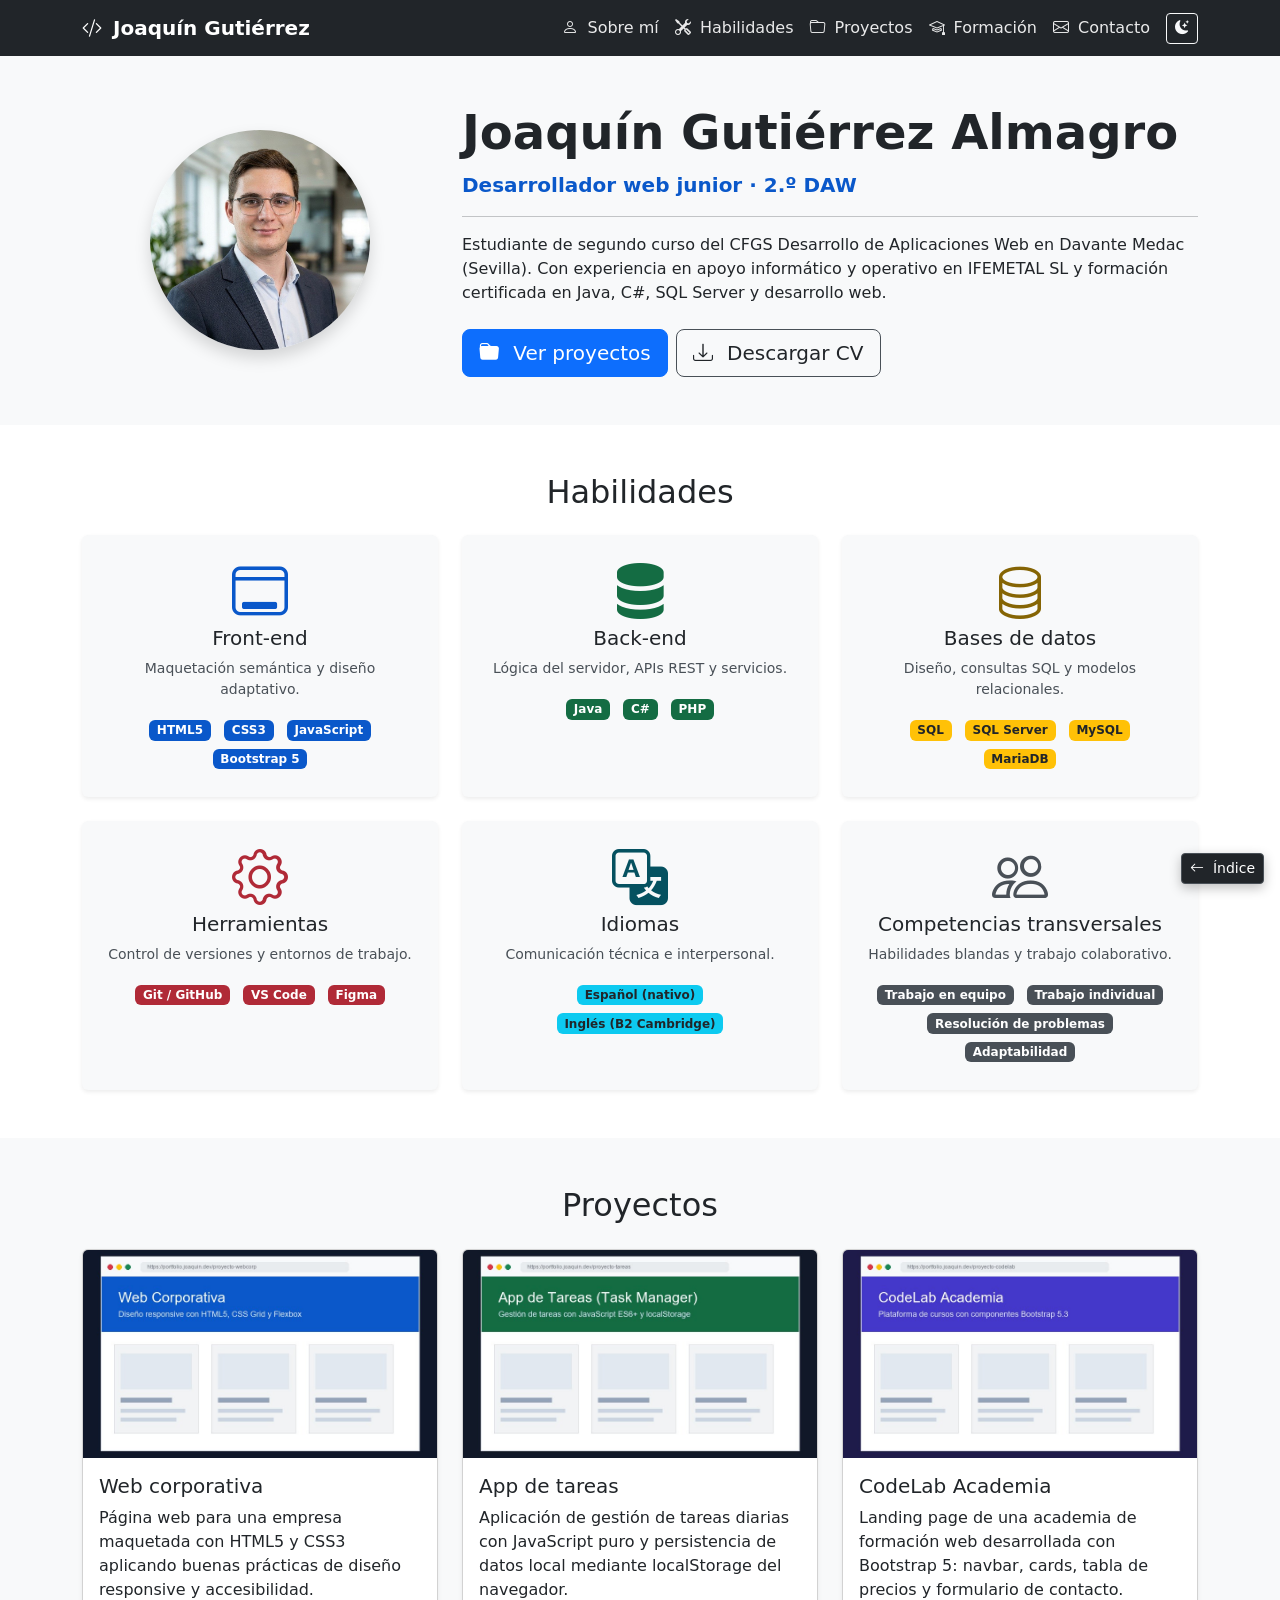
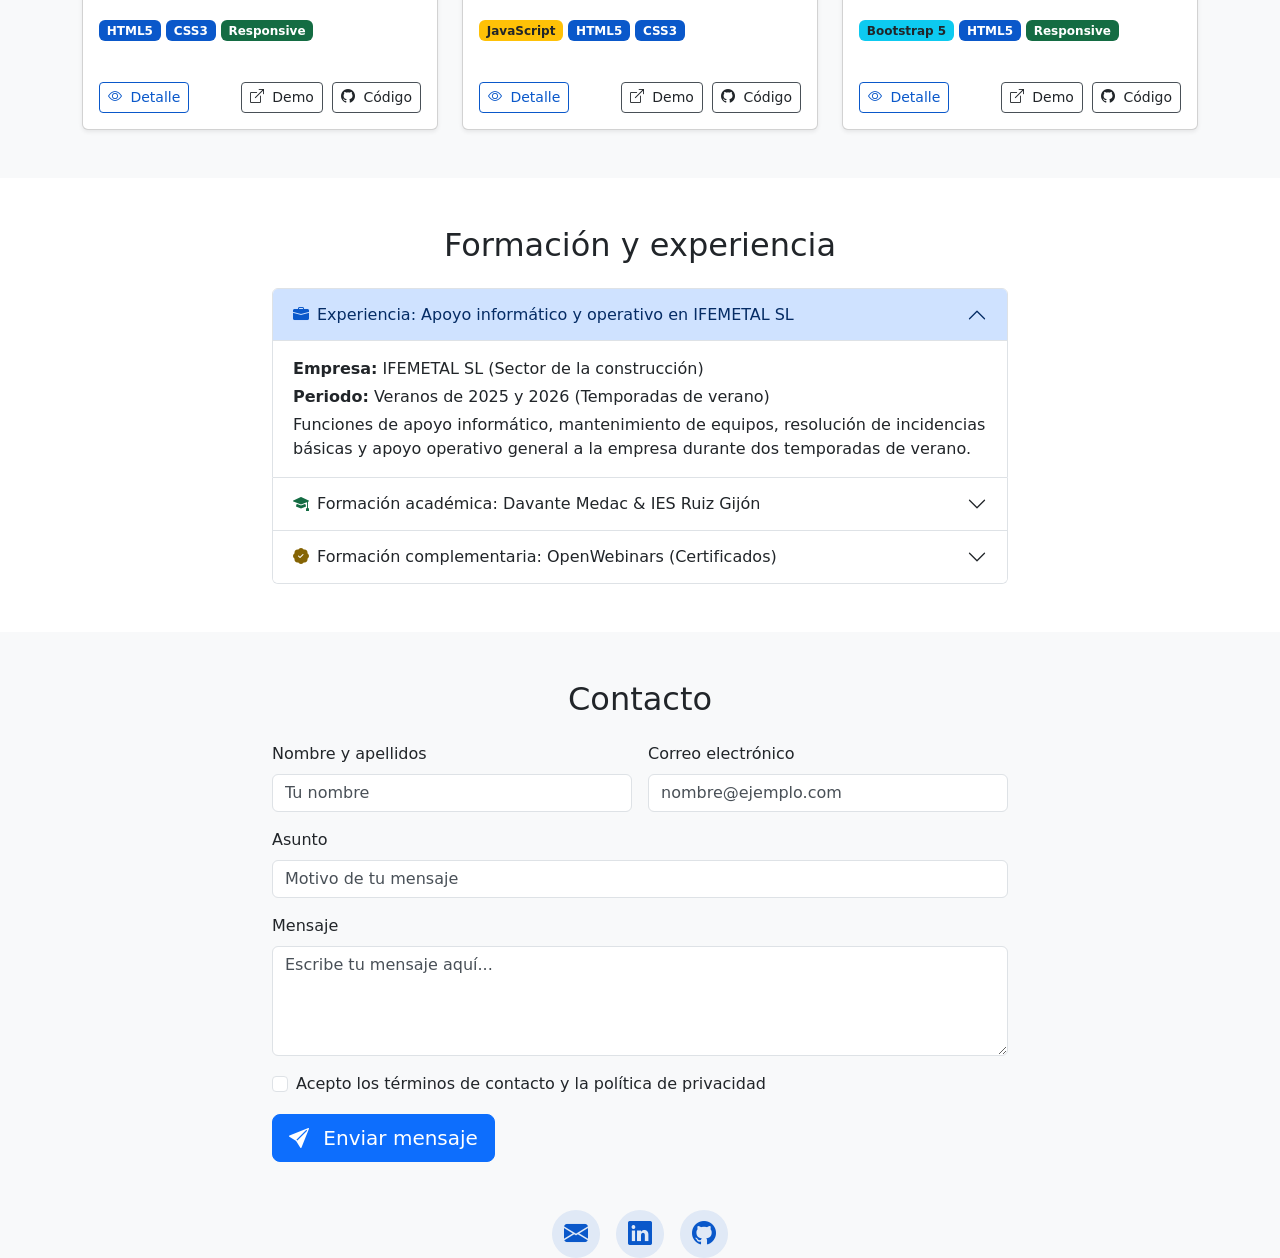
<file: index.html>
<!doctype html>
<html lang="es">
<head>
  <meta charset="utf-8">
  <meta http-equiv="refresh" content="0; url=bootstrap-intro/ej09-portfolio/index.html">
  <title>Portfolio · Joaquín Gutiérrez</title>
</head>
<body>
  <p>Redirigiendo al <a href="bootstrap-intro/ej09-portfolio/index.html">Portfolio de Joaquín Gutiérrez</a>...</p>
</body>
</html>
</file>
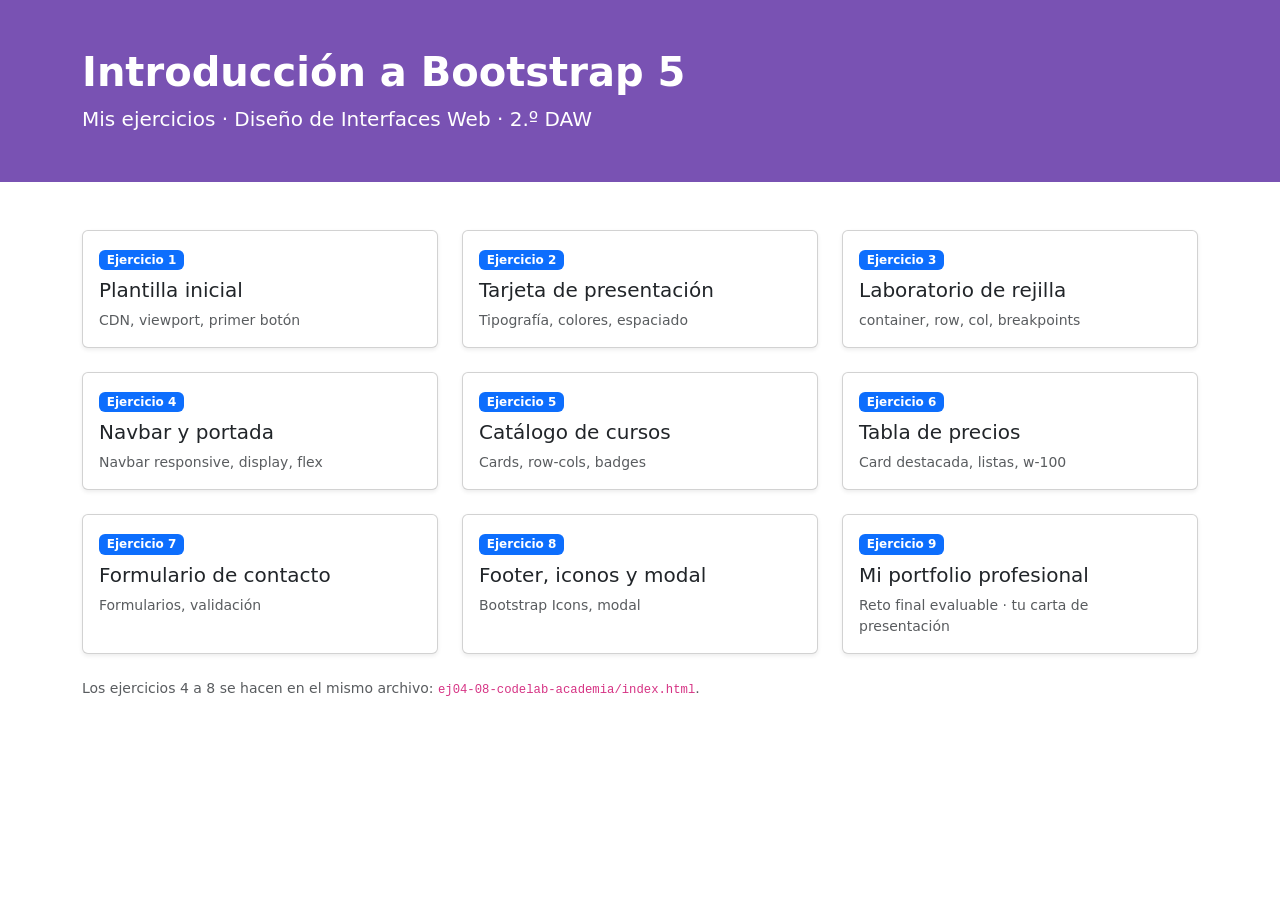
<file: bootstrap-intro/index.html>
<!doctype html>
<html lang="es">
<head>
  <meta charset="utf-8">
  <meta name="viewport" content="width=device-width, initial-scale=1">
  <title>Introducción a Bootstrap 5 · Mis ejercicios</title>
  <!-- CSS de Bootstrap 5.3.8 (CDN) -->
  <link rel="stylesheet"
        href="https://cdn.jsdelivr.net/npm/bootstrap@5.3.8/dist/css/bootstrap.min.css">
</head>
<body>
  <header class="py-5 text-white" style="background:#7952b3">
    <div class="container">
      <h1 class="display-6 fw-bold">Introducción a Bootstrap 5</h1>
      <p class="lead mb-0">Mis ejercicios · Diseño de Interfaces Web · 2.º DAW</p>
    </div>
  </header>
  <main class="container py-5">
    <div class="row row-cols-1 row-cols-sm-2 row-cols-lg-3 g-4">
      <div class="col">
        <a href="ej01-plantilla/index.html" class="card h-100 text-decoration-none shadow-sm">
          <div class="card-body">
            <span class="badge text-bg-primary mb-2">Ejercicio 1</span>
            <h2 class="h5 card-title">Plantilla inicial</h2>
            <p class="card-text text-body-secondary small mb-0">CDN, viewport, primer botón</p>
          </div>
        </a>
      </div>
      <div class="col">
        <a href="ej02-presentacion/index.html" class="card h-100 text-decoration-none shadow-sm">
          <div class="card-body">
            <span class="badge text-bg-primary mb-2">Ejercicio 2</span>
            <h2 class="h5 card-title">Tarjeta de presentación</h2>
            <p class="card-text text-body-secondary small mb-0">Tipografía, colores, espaciado</p>
          </div>
        </a>
      </div>
      <div class="col">
        <a href="ej03-grid/index.html" class="card h-100 text-decoration-none shadow-sm">
          <div class="card-body">
            <span class="badge text-bg-primary mb-2">Ejercicio 3</span>
            <h2 class="h5 card-title">Laboratorio de rejilla</h2>
            <p class="card-text text-body-secondary small mb-0">container, row, col, breakpoints</p>
          </div>
        </a>
      </div>
      <div class="col">
        <a href="ej04-08-codelab-academia/index.html" class="card h-100 text-decoration-none shadow-sm">
          <div class="card-body">
            <span class="badge text-bg-primary mb-2">Ejercicio 4</span>
            <h2 class="h5 card-title">Navbar y portada</h2>
            <p class="card-text text-body-secondary small mb-0">Navbar responsive, display, flex</p>
          </div>
        </a>
      </div>
      <div class="col">
        <a href="ej04-08-codelab-academia/index.html" class="card h-100 text-decoration-none shadow-sm">
          <div class="card-body">
            <span class="badge text-bg-primary mb-2">Ejercicio 5</span>
            <h2 class="h5 card-title">Catálogo de cursos</h2>
            <p class="card-text text-body-secondary small mb-0">Cards, row-cols, badges</p>
          </div>
        </a>
      </div>
      <div class="col">
        <a href="ej04-08-codelab-academia/index.html" class="card h-100 text-decoration-none shadow-sm">
          <div class="card-body">
            <span class="badge text-bg-primary mb-2">Ejercicio 6</span>
            <h2 class="h5 card-title">Tabla de precios</h2>
            <p class="card-text text-body-secondary small mb-0">Card destacada, listas, w-100</p>
          </div>
        </a>
      </div>
      <div class="col">
        <a href="ej04-08-codelab-academia/index.html" class="card h-100 text-decoration-none shadow-sm">
          <div class="card-body">
            <span class="badge text-bg-primary mb-2">Ejercicio 7</span>
            <h2 class="h5 card-title">Formulario de contacto</h2>
            <p class="card-text text-body-secondary small mb-0">Formularios, validación</p>
          </div>
        </a>
      </div>
      <div class="col">
        <a href="ej04-08-codelab-academia/index.html" class="card h-100 text-decoration-none shadow-sm">
          <div class="card-body">
            <span class="badge text-bg-primary mb-2">Ejercicio 8</span>
            <h2 class="h5 card-title">Footer, iconos y modal</h2>
            <p class="card-text text-body-secondary small mb-0">Bootstrap Icons, modal</p>
          </div>
        </a>
      </div>
      <div class="col">
        <a href="ej09-portfolio/index.html" class="card h-100 text-decoration-none shadow-sm">
          <div class="card-body">
            <span class="badge text-bg-primary mb-2">Ejercicio 9</span>
            <h2 class="h5 card-title">Mi portfolio profesional</h2>
            <p class="card-text text-body-secondary small mb-0">Reto final evaluable · tu carta de presentación</p>
          </div>
        </a>
      </div>
    </div>
    <p class="mt-4 text-body-secondary small">Los ejercicios 4 a 8 se hacen en el mismo archivo:
      <code>ej04-08-codelab-academia/index.html</code>.</p>
  </main>
</body>
</html>
</file>
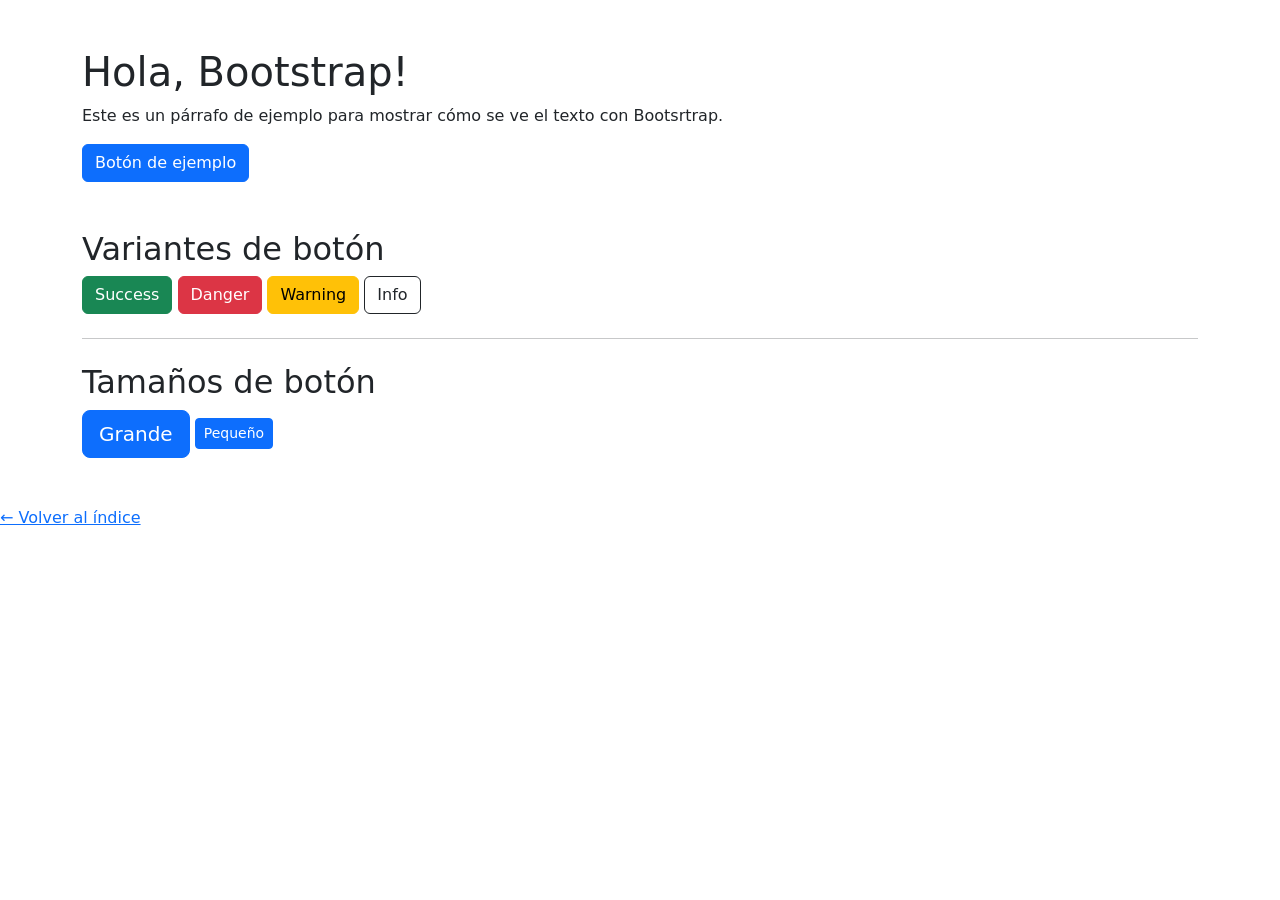
<file: bootstrap-intro/ej01-plantilla/index.html>
<!doctype html>
<html lang="es">
<head>
  <meta charset="utf-8">
  <title>Ejercicio 1 · Plantilla Bootstrap</title>

  <!-- ============================================================
       EJERCICIO 1 · Plantilla inicial
       ============================================================
       PASO 2a: añade aquí la etiqueta <meta name="viewport" ...>
       PASO 2b: añade aquí el <link> al CSS de Bootstrap (CDN)
  -->
<meta name="viewport" content="width=devide-width", initial-scale="1">

<link href="https://cdn.jsdelivr.net/npm/bootstrap@5.3.8/dist/css/bootstrap.min.css" rel="stylesheet" integrity="sha384-sRIl4kxILFvY47J16cr9ZwB07vP4J8+LH7qKQnuqkuIAvNWLzeN8tE5YBujZqJLB" crossorigin="anonymous">
</head>
<body>

  <!-- PASO 2c: escribe aquí un contenedor con un título, un párrafo y un botón -->
<div class="container mt-5">
  <h1> Hola, Bootstrap! </h1>
  <p> Este es un párrafo de ejemplo para mostrar cómo se ve el texto con Bootsrtrap. </p>
  <button type="button" class="btn btn-primary"> Botón de ejemplo </button>
</div>

  <!-- PASO 2d: añade aquí el <script> del JS de Bootstrap (bundle) -->

<script src="https://cdn.jsdelivr.net/npm/bootstrap@5.3.8/dist/js/bootstrap.min.js" integrity="sha384-G/EV+4j2dNv+tEPo3++6LCgdCROaejBqfUeNjuKAiuXbjrxilcCdDz6ZAVfHWe1Y" crossorigin="anonymous"></script>


  <!-- PASO 4: comenta el <link> del CSS (Ctrl + /), guarda y observa qué cambia -->
  
  <!-- PASO 5: DevTools (F12) → Network → recarga y busca los archivos de Bootstrap -->

  <!-- PASO 6: Variantes y tamaños de botón -->

  <div class="container py-5">
    <h2> Variantes de botón </h2>
    <button type="button" class="btn btn-success"> Success </button>
    <button type="button" class="btn btn-danger"> Danger </button>   
    <button type="button" class="btn btn-warning"> Warning </button>  
    <button type="button" class="btn btn-outline-dark"> Info </button>    
    <hr class="my-4">
    <h2> Tamaños de botón </h2>
    <button class="btn btn-primary btn-lg"> Grande </button>
    <button class="btn btn-primary btn-sm"> Pequeño </button>

    
  </div>
   
  <p><a href="../index.html">← Volver al índice</a></p>

<script src="https://cdn.jsdelivr.net/npm/@popperjs/core@2.11.8/dist/umd/popper.min.js" integrity="sha384-I7E8VVD/ismYTF4hNIPjVp/Zjvgyol6VFvRkX/vR+Vc4jQkC+hVqc2pM8ODewa9r" crossorigin="anonymous"></script>

</body>
</html>
</file>
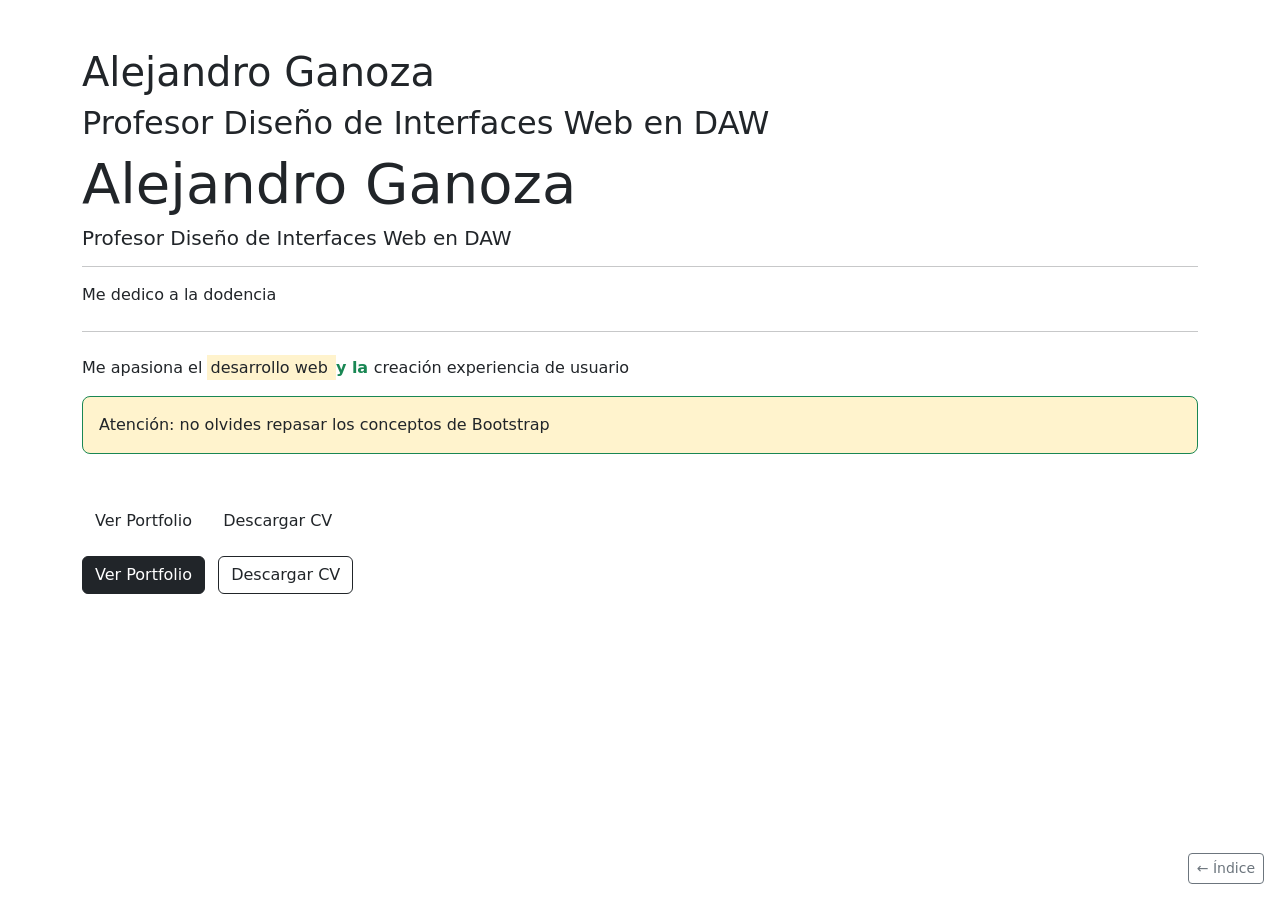
<file: bootstrap-intro/ej02-presentacion/index.html>
<!doctype html>
<html lang="es">
<head>
  <meta charset="utf-8">
  <meta name="viewport" content="width=device-width, initial-scale=1">
  <title>Ejercicio 2 · Tarjeta de presentación</title>

  <!-- CSS de Bootstrap 5.3.8 (CDN) -->
  <link rel="stylesheet"
        href="https://cdn.jsdelivr.net/npm/bootstrap@5.3.8/dist/css/bootstrap.min.css">
</head>
<body>

  <!-- ============================================================
       EJERCICIO 2 · Tarjeta de presentación
       Objetivo: dar estilo SOLO con clases de utilidad (sin CSS propio)
       ============================================================ -->

  <!-- PASO 1: contenedor con relleno vertical (py-5), título grande (display-4)
               y subtítulo destacado (lead) -->

  <div class="container py-5">
   <!-- Titulo grande -->
    <h1> Alejandro Ganoza </h1>
    <h2> Profesor Diseño de Interfaces Web en DAW </h2>
    <h1 class="display-4"> Alejandro Ganoza </h1>
    <h2 class="lead"> Profesor Diseño de Interfaces Web en DAW </h2>


  <!-- PASO 2: separador <hr> y un párrafo con palabras resaltadas -->

  <hr>
  <p> Me dedico a la <span> dodencia </span> </p>
  <hr class="my-4">
  <p> Me apasiona el <mark> desarrollo web </mark> <span class="text-success fw-semibold"> y la </span> creación experiencia de usuario </p>

  <!-- PASO 3: caja de aviso con fondo suave, borde y esquinas redondeadas -->

  <div class="mb-5 p-3 bg-warning-subtle border border-success rounded-3"> Atención: no olvides repasar los conceptos de Bootstrap </div>

  <!-- PASO 4: dos botones separados con margen a la derecha (me-2) -->

  <a href="#" class="btn"> Ver Portfolio </a>
  <a href="#" class="btn"> Descargar CV </a>
  <p> </p>
  <a href="#" class="btn btn-dark me-2"> Ver Portfolio </a>
  <a href="#" class="btn btn-outline-dark"> Descargar CV </a>


  <!-- RETO: añade data-bs-theme="dark" a la etiqueta <html> -->

  <!-- Botón para volver al índice del proyecto (puedes dejarlo) -->
  <a href="../index.html" class="btn btn-sm btn-outline-secondary position-fixed bottom-0 end-0 m-3 z-3">← Índice</a>

  <!-- JS de Bootstrap (incluye Popper). Siempre al final del body -->
  <script src="https://cdn.jsdelivr.net/npm/bootstrap@5.3.8/dist/js/bootstrap.bundle.min.js"></script>
  </div>
</body>
</html>
</file>
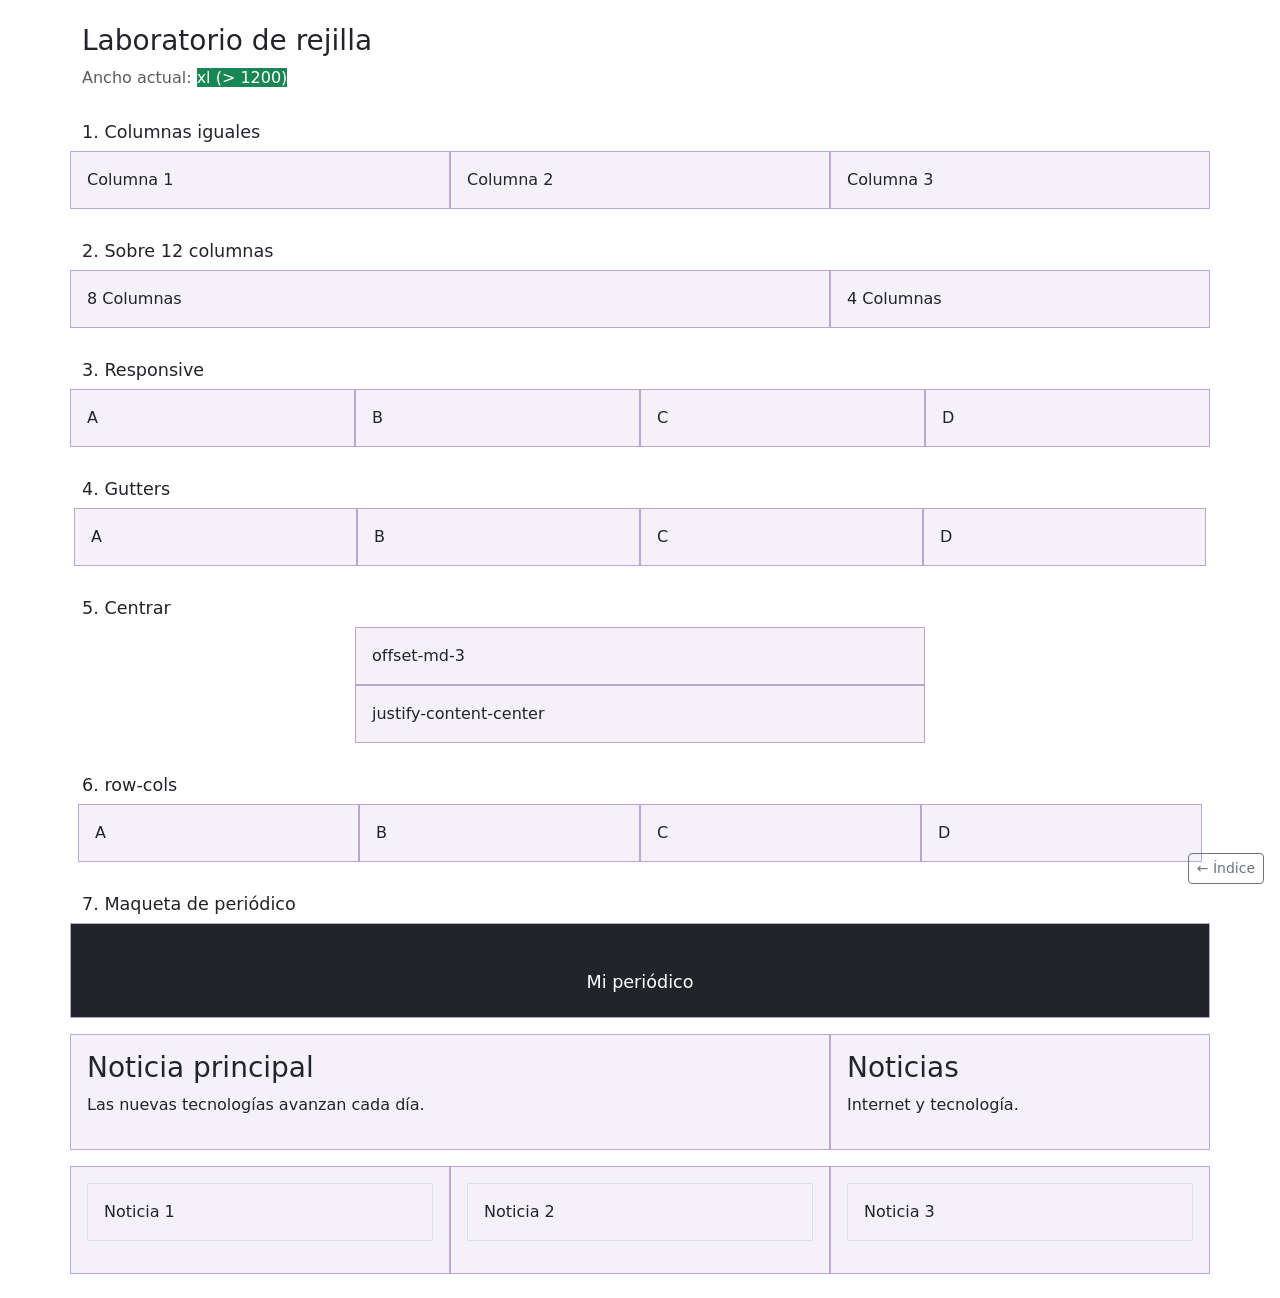
<file: bootstrap-intro/ej03-grid/index.html>
<!doctype html>
<html lang="es">
<head>
  <meta charset="utf-8">
  <meta name="viewport" content="width=device-width, initial-scale=1">
  <title>Ejercicio 3 · Laboratorio de rejilla</title>

  <!-- CSS de Bootstrap 5.3.8 (CDN) -->
  <link rel="stylesheet"
        href="https://cdn.jsdelivr.net/npm/bootstrap@5.3.8/dist/css/bootstrap.min.css">

  <!-- Estilo SOLO para ver las columnas en este ejercicio (ya está hecho) -->
  <style>
    .demo .row > [class*="col"] { padding: 1rem; border: 1px solid #b9a6d9; background: #f4f1f9; }
    .demo h2 { margin-top: 2rem; font-size: 1.1rem; }
  </style>
</head>
<body>

  <!-- ============================================================
       EJERCICIO 3 · Laboratorio de rejilla (Grid)
       Usa el modo responsive de las DevTools (Ctrl + Shift + M)
       ============================================================ -->

  <div class="container demo py-4">
    <h1 class="h3">Laboratorio de rejilla</h1>
    <p class="text-body-secondary"> Ancho actual: 
      <span class="text-bg-danger d-inline d-sm-none"> &lt; 576px </span> 
      <span class="text-bg-warning d-none d-sm-inline d-md-none"> sm (576 ≤ 768) </span> 
      <span class="text-bg-info d-none d-md-inline d-lg-none"> md (768 ≤ 992) </span> 
      <span class="text-bg-primary d-none d-lg-inline d-xl-none"> lg (992 ≤ 1200) </span> 
      <span class="text-bg-success d-none d-xl-inline d-xxl-none"> xl (> 1200) </span>
      <span class="text-bg-secondary d-none d-xxl-inline"> xxl (> 1400) </span>

    </p>

    <!-- PASO 1: tres columnas iguales (col) -->
    <h2>1. Columnas iguales</h2>
    <div class="row">
      <div class="col"> Columna 1 </div>
      <div class="col"> Columna 2 </div>
      <div class="col"> Columna 3 </div>
    </div>

    <!-- PASO 2: contenido principal 8 + lateral 4 -->
    <h2>2. Sobre 12 columnas</h2>
    <div class="row">
      <div class="col-8"> 8 Columnas </div>
      <div class="col-4"> 4 Columnas </div>
    </div>

    <!-- PASO 3: 4 cajas → 1 por fila en móvil, 2 en tablet (md), 4 en escritorio (lg) -->
    <h2>3. Responsive</h2>
    <div class="row">
      <div class="col-12 col-md-6 col-lg-3"> A </div>
      <div class="col-12 col-md-6 col-lg-3"> B </div>
      <div class="col-12 col-md-6 col-lg-3"> C </div>
      <div class="col-12 col-md-6 col-lg-3"> D </div>
    </div>

    <!-- PASO 4: separación entre columnas con g-3 -->
    <h2>4. Gutters</h2>
    <div class="row g-3">
      <div class="col-12 col-md-6 col-lg-3"> A </div>
      <div class="col-12 col-md-6 col-lg-3"> B </div>
      <div class="col-12 col-md-6 col-lg-3"> C </div>
      <div class="col-12 col-md-6 col-lg-3"> D </div>
    </div>

    <!-- PASO 5: una columna centrada de dos formas: offset-md-3 y justify-content-center -->
    <h2>5. Centrar</h2>
    <div class="row">
      <div class="col-md-6 offset-md-3"> offset-md-3 </div>
    </div>
    
    <div class="row justify-content-around">
      <div class="col-md-6"> justify-content-center </div>
    </div>

    <!-- PASO 6: row-cols-2 row-cols-md-4 -->
    <h2>6. row-cols</h2>
    <div class="row row-cols-2 row-cols-md-4 g-2">
      <div class="col"> A </div>
      <div class="col"> B </div>
      <div class="col"> C </div>
      <div class="col"> D </div>
    </div>

    <!-- RETO: maqueta de periódico (cabecera 12 · artículo 8 + lateral 4 · 3 noticias) -->
     <h2>7. Maqueta de periódico</h2>

    <!-- Cabecera -->
    <div class="row">
      <div class="col-12 text-center bg-dark text-white p-3">
        <h2>Mi periódico</h2>
      </div>
    </div>

    <!-- Artículo y lateral -->
    <div class="row mt-3">
      <div class="col-8">
        <h3>Noticia principal</h3>
        <p>Las nuevas tecnologías avanzan cada día.</p>
      </div>

      <div class="col-4">
        <h3>Noticias</h3>
        <p>Internet y tecnología.</p>
      </div>
    </div>

    <!-- Tres noticias -->
    <div class="row mt-3">
      <div class="col-4">
        <p class="border p-3">Noticia 1</p>
      </div>

      <div class="col-4">
        <p class="border p-3">Noticia 2</p>
      </div>

      <div class="col-4">
        <p class="border p-3">Noticia 3</p>
      </div>
    </div>
 <script src="https://cdn.jsdelivr.net/npm/bootstrap@5.3.8/dist/js/bootstrap.bundle.min.js"></script>
  </div>

  <!-- Botón para volver al índice del proyecto (puedes dejarlo) -->
  <a href="../index.html" class="btn btn-sm btn-outline-secondary position-fixed bottom-0 end-0 m-3 z-3">← Índice</a>

  <!-- JS de Bootstrap (incluye Popper). Siempre al final del body -->
 
</body>
</html>
</file>
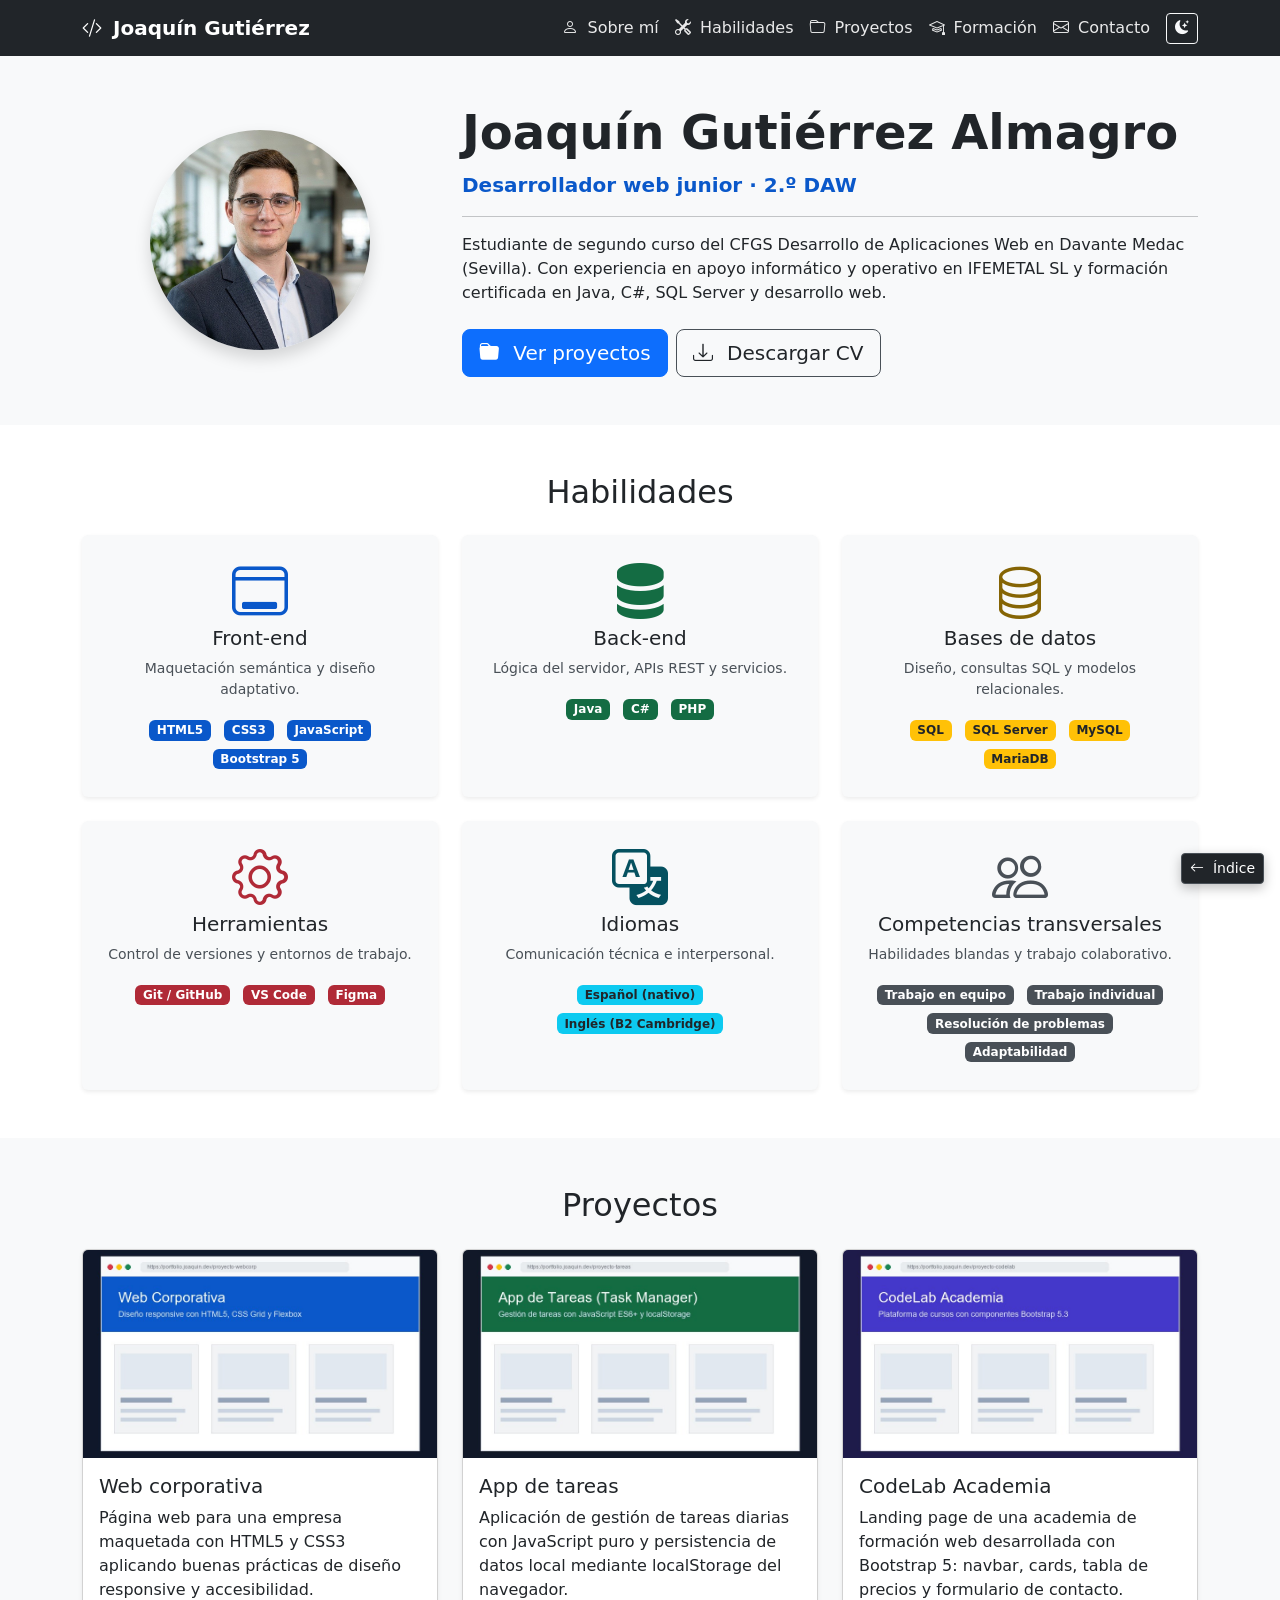
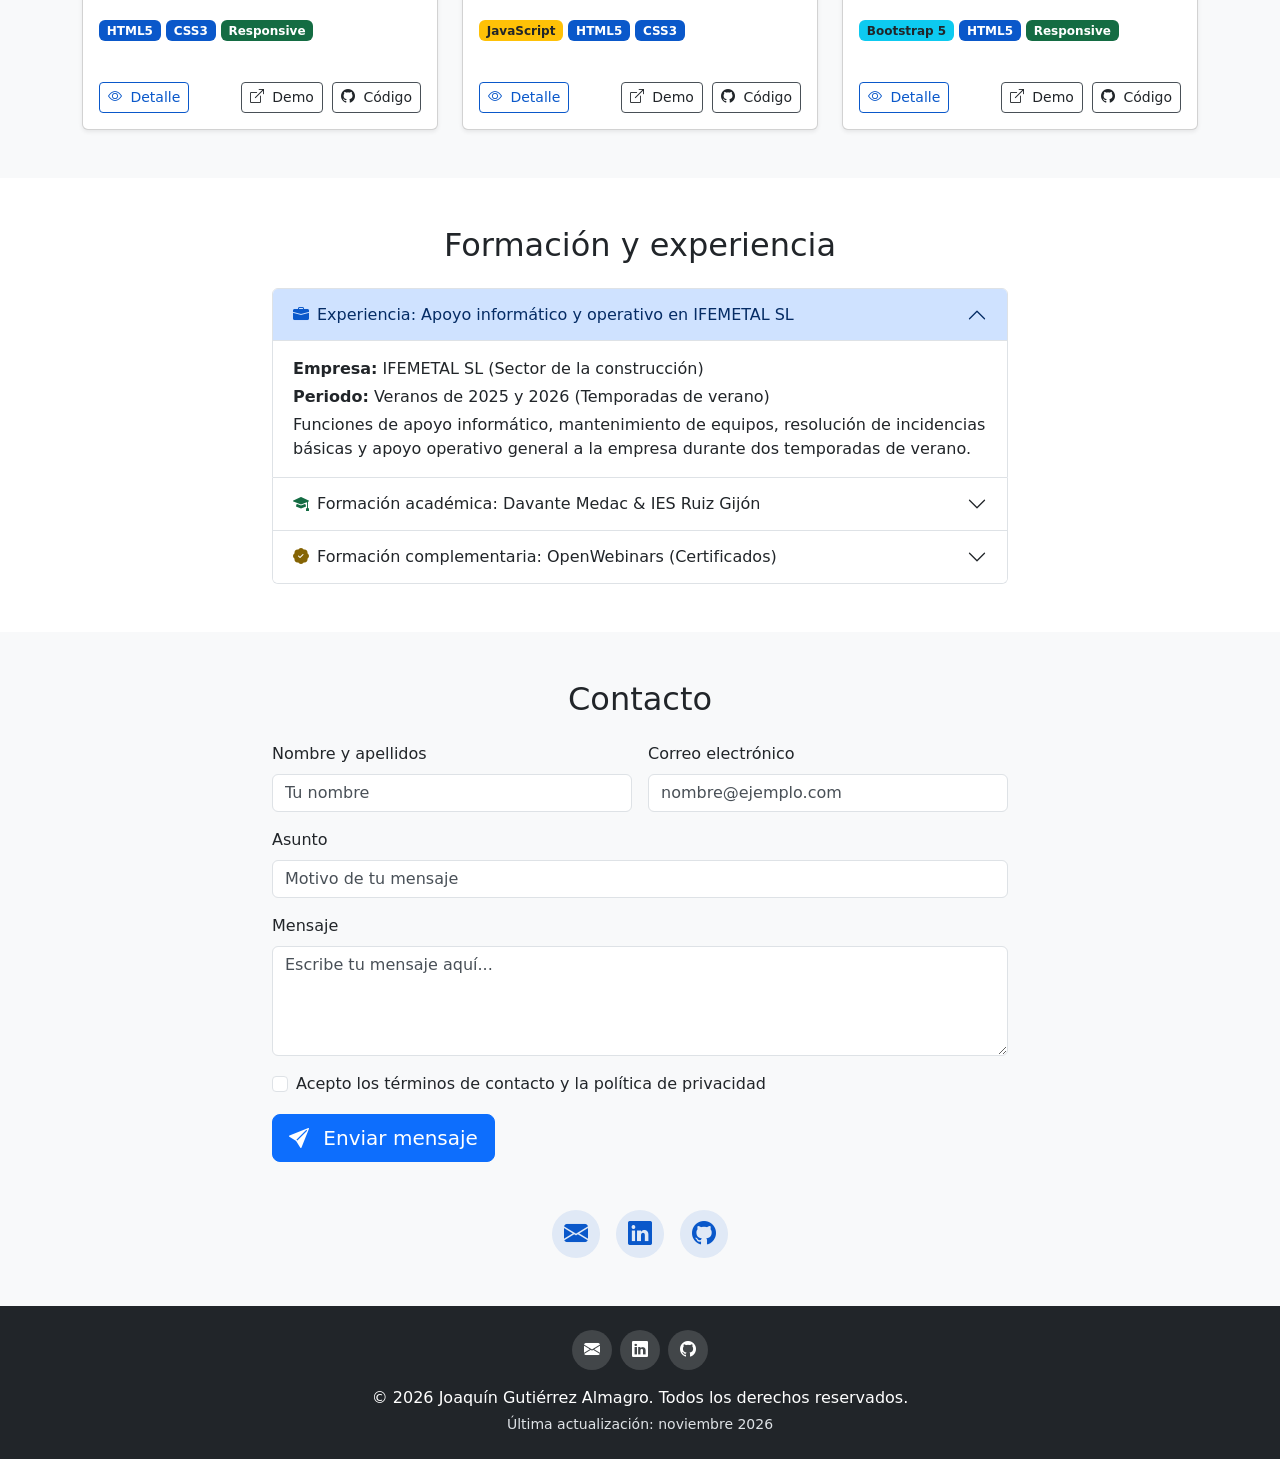
<file: bootstrap-intro/ej09-portfolio/index.html>
<!doctype html>
<html lang="es" data-bs-theme="light">
<head>
  <meta charset="utf-8">
  <meta name="viewport" content="width=device-width, initial-scale=1">
  <title>Joaquín Gutiérrez · Desarrollador Web Junior | 2.º DAW</title>
  <meta name="description" content="Portfolio profesional de Joaquín Gutiérrez, desarrollador web junior y estudiante de 2.º DAW en MEDAC Sevilla Este. Proyectos, tecnologías, accesibilidad y contacto.">
  <link rel="icon" type="image/svg+xml" href="img/favicon.svg">

  <!-- Bootstrap 5.3.8 + Bootstrap Icons (CDN) -->
  <link rel="stylesheet" href="https://cdn.jsdelivr.net/npm/bootstrap@5.3.8/dist/css/bootstrap.min.css">
  <link rel="stylesheet" href="https://cdn.jsdelivr.net/npm/bootstrap-icons@1.13.1/font/bootstrap-icons.min.css">
  <!-- Estilos propios (marca personal) SIEMPRE después de Bootstrap -->
  <link rel="stylesheet" href="css/estilos.css">
</head>
<body>

  <!-- Enlace accesible para saltar directamente al contenido principal -->
  <a href="#main-content" class="skip-link visually-hidden-focusable">Saltar al contenido principal</a>

  <!-- ===== NAVBAR ===== -->
  <nav class="navbar navbar-expand-lg navbar-dark bg-dark sticky-top" data-bs-theme="dark">
    <div class="container">
      <a class="navbar-brand fw-bold" href="#">
        <i class="bi bi-code-slash me-1 text-white" aria-hidden="true"></i> Joaquín Gutiérrez
      </a>

      <button class="navbar-toggler" type="button" data-bs-toggle="collapse" data-bs-target="#navPortfolio"
        aria-controls="navPortfolio" aria-expanded="false" aria-label="Abrir menú de navegación">
        <span class="navbar-toggler-icon"></span>
      </button>

      <div class="collapse navbar-collapse" id="navPortfolio">
        <ul class="navbar-nav ms-auto align-items-lg-center">
          <li class="nav-item">
            <a class="nav-link" href="#sobre-mi"><i class="bi bi-person me-1" aria-hidden="true"></i> Sobre mí</a>
          </li>
          <li class="nav-item">
            <a class="nav-link" href="#habilidades"><i class="bi bi-tools me-1" aria-hidden="true"></i> Habilidades</a>
          </li>
          <li class="nav-item">
            <a class="nav-link" href="#proyectos"><i class="bi bi-folder me-1" aria-hidden="true"></i> Proyectos</a>
          </li>
          <li class="nav-item">
            <a class="nav-link" href="#formacion"><i class="bi bi-mortarboard me-1" aria-hidden="true"></i> Formación</a>
          </li>
          <li class="nav-item">
            <a class="nav-link" href="#contacto"><i class="bi bi-envelope me-1" aria-hidden="true"></i> Contacto</a>
          </li>
          <li class="nav-item ms-lg-2">
            <button id="themeToggleBtn" type="button" class="btn btn-outline-light btn-sm" aria-label="Cambiar a modo oscuro">
              <i id="themeIcon" class="bi bi-moon-stars-fill" aria-hidden="true"></i>
            </button>
          </li>
        </ul>
      </div>
    </div>
  </nav>

  <main id="main-content" tabindex="-1">

    <!-- ===== PORTADA · SOBRE MÍ (id="sobre-mi") ===== -->
    <section id="sobre-mi" class="bg-body-tertiary">
      <div class="container py-5">
        <div class="row align-items-center g-4">

          <!-- Foto / Avatar -->
          <div class="col-12 col-md-4 text-center">
            <img src="img/perfil.jpg"
                 alt="Foto profesional de Joaquín Gutiérrez"
                 class="img-fluid rounded-circle shadow hero-avatar"
                 width="220"
                 height="220">
          </div>

          <!-- Presentación -->
          <div class="col-12 col-md-8 text-center text-md-start">
            <h1 class="display-5 fw-bold mb-2">Joaquín Gutiérrez Almagro</h1>
            <p class="lead text-primary fw-semibold mb-3">Desarrollador web junior · 2.º DAW</p>
            <hr class="my-3">
            <p class="mb-4">Estudiante de segundo curso del CFGS Desarrollo de Aplicaciones Web en Davante Medac (Sevilla). Con experiencia en apoyo informático y operativo en IFEMETAL SL y formación certificada en Java, C#, SQL Server y desarrollo web.</p>

            <div class="d-grid d-sm-flex gap-2 justify-content-center justify-content-md-start">
              <a href="#proyectos" class="btn btn-primary btn-lg" aria-label="Ver proyectos destacados de Joaquín Gutiérrez">
                <i class="bi bi-folder-fill me-2" aria-hidden="true"></i> Ver proyectos
              </a>
              <a href="docs/cv.pdf" download="CV_Joaquin_Gutierrez_Almagro.pdf" class="btn btn-outline-theme btn-lg" aria-label="Descargar currículum vitae de Joaquín Gutiérrez Almagro en PDF">
                <i class="bi bi-download me-2" aria-hidden="true"></i> Descargar CV
              </a>
            </div>
          </div>
        </div>
      </div>
    </section>

    <!-- ===== HABILIDADES (id="habilidades") ===== -->
    <section id="habilidades" class="py-5">
      <div class="container">
        <h2 class="text-center mb-4">Habilidades</h2>

        <div class="row row-cols-1 row-cols-md-2 row-cols-lg-3 g-4">

          <!-- Front-end -->
          <div class="col">
            <div class="card h-100 shadow-sm border-0 bg-body-tertiary">
              <div class="card-body text-center p-4">
                <i class="bi bi-window-desktop display-4 text-primary mb-3" aria-hidden="true"></i>
                <h3 class="h5 card-title">Front-end</h3>
                <p class="card-text text-body-secondary small">Maquetación semántica y diseño adaptativo.</p>
                <div>
                  <span class="badge text-bg-primary m-1" data-bs-toggle="tooltip" data-bs-title="Marcado semántico y accesible">HTML5</span>
                  <span class="badge text-bg-primary m-1" data-bs-toggle="tooltip" data-bs-title="Diseño responsive con Flexbox y Grid">CSS3</span>
                  <span class="badge text-bg-primary m-1" data-bs-toggle="tooltip" data-bs-title="JavaScript moderno ES6+">JavaScript</span>
                  <span class="badge text-bg-primary m-1" data-bs-toggle="tooltip" data-bs-title="Framework CSS de maquetación rápida">Bootstrap 5</span>
                </div>
              </div>
            </div>
          </div>

          <!-- Back-end -->
          <div class="col">
            <div class="card h-100 shadow-sm border-0 bg-body-tertiary">
              <div class="card-body text-center p-4">
                <i class="bi bi-server display-4 text-success mb-3" aria-hidden="true"></i>
                <h3 class="h5 card-title">Back-end</h3>
                <p class="card-text text-body-secondary small">Lógica del servidor, APIs REST y servicios.</p>
                <div>
                  <span class="badge text-bg-success m-1" data-bs-toggle="tooltip" data-bs-title="Programación orientada a objetos">Java</span>
                  <span class="badge text-bg-success m-1" data-bs-toggle="tooltip" data-bs-title="Desarrollo en entorno .NET y C#">C#</span>
                  <span class="badge text-bg-success m-1" data-bs-toggle="tooltip" data-bs-title="Desarrollo web del lado del servidor">PHP</span>
                </div>
              </div>
            </div>
          </div>

          <!-- Bases de datos -->
          <div class="col">
            <div class="card h-100 shadow-sm border-0 bg-body-tertiary">
              <div class="card-body text-center p-4">
                <i class="bi bi-database display-4 text-warning mb-3" aria-hidden="true"></i>
                <h3 class="h5 card-title">Bases de datos</h3>
                <p class="card-text text-body-secondary small">Diseño, consultas SQL y modelos relacionales.</p>
                <div>
                  <span class="badge text-bg-warning text-dark m-1" data-bs-toggle="tooltip" data-bs-title="Lenguaje de consultas relacionales">SQL</span>
                  <span class="badge text-bg-warning text-dark m-1" data-bs-toggle="tooltip" data-bs-title="Sistema gestor relacional de Microsoft">SQL Server</span>
                  <span class="badge text-bg-warning text-dark m-1" data-bs-toggle="tooltip" data-bs-title="Sistema gestor relacional">MySQL</span>
                  <span class="badge text-bg-warning text-dark m-1" data-bs-toggle="tooltip" data-bs-title="Base de datos relacional open source">MariaDB</span>
                </div>
              </div>
            </div>
          </div>

          <!-- Herramientas -->
          <div class="col">
            <div class="card h-100 shadow-sm border-0 bg-body-tertiary">
              <div class="card-body text-center p-4">
                <i class="bi bi-gear display-4 text-danger mb-3" aria-hidden="true"></i>
                <h3 class="h5 card-title">Herramientas</h3>
                <p class="card-text text-body-secondary small">Control de versiones y entornos de trabajo.</p>
                <div>
                  <span class="badge text-bg-danger m-1" data-bs-toggle="tooltip" data-bs-title="Control de versiones y ramas">Git / GitHub</span>
                  <span class="badge text-bg-danger m-1" data-bs-toggle="tooltip" data-bs-title="Editor de código principal">VS Code</span>
                  <span class="badge text-bg-danger m-1" data-bs-toggle="tooltip" data-bs-title="Prototipado y diseño de interfaces">Figma</span>
                </div>
              </div>
            </div>
          </div>

          <!-- Idiomas -->
          <div class="col">
            <div class="card h-100 shadow-sm border-0 bg-body-tertiary">
              <div class="card-body text-center p-4">
                <i class="bi bi-translate display-4 text-info mb-3" aria-hidden="true"></i>
                <h3 class="h5 card-title">Idiomas</h3>
                <p class="card-text text-body-secondary small">Comunicación técnica e interpersonal.</p>
                <div>
                  <span class="badge text-bg-info text-dark m-1" data-bs-toggle="tooltip" data-bs-title="Lengua materna">Español (nativo)</span>
                  <span class="badge text-bg-info text-dark m-1" data-bs-toggle="tooltip" data-bs-title="Certificación oficial Cambridge First">Inglés (B2 Cambridge)</span>
                </div>
              </div>
            </div>
          </div>

          <!-- Competencias transversales -->
          <div class="col">
            <div class="card h-100 shadow-sm border-0 bg-body-tertiary">
              <div class="card-body text-center p-4">
                <i class="bi bi-people display-4 text-secondary mb-3" aria-hidden="true"></i>
                <h3 class="h5 card-title">Competencias transversales</h3>
                <p class="card-text text-body-secondary small">Habilidades blandas y trabajo colaborativo.</p>
                <div>
                  <span class="badge text-bg-secondary m-1" data-bs-toggle="tooltip" data-bs-title="Planificación y coordinación de actividades">Trabajo en equipo</span>
                  <span class="badge text-bg-secondary m-1" data-bs-toggle="tooltip" data-bs-title="Desarrollo autónomo y resolutivo">Trabajo individual</span>
                  <span class="badge text-bg-secondary m-1" data-bs-toggle="tooltip" data-bs-title="Capacidad analítica y depuración">Resolución de problemas</span>
                  <span class="badge text-bg-secondary m-1" data-bs-toggle="tooltip" data-bs-title="Responsabilidad y afán de superación">Adaptabilidad</span>
                </div>
              </div>
            </div>
          </div>

        </div>
      </div>
    </section>

    <!-- ===== PROYECTOS (id="proyectos") ===== -->
    <section id="proyectos" class="py-5 bg-body-tertiary">
      <div class="container">
        <h2 class="text-center mb-4">Proyectos</h2>

        <div class="row row-cols-1 row-cols-md-2 row-cols-lg-3 g-4">

          <!-- Proyecto 1 -->
          <div class="col">
            <div class="card h-100 shadow-sm project-card">
              <img src="img/proyecto-webcorp.jpg" class="card-img-top img-fluid project-img" alt="Captura del proyecto Web Corporativa mostrando diseño responsive">
              <div class="card-body">
                <h3 class="h5 card-title">Web corporativa</h3>
                <p class="card-text">Página web para una empresa maquetada con HTML5 y CSS3 aplicando buenas prácticas de diseño responsive y accesibilidad.</p>
                <div class="mb-3">
                  <span class="badge text-bg-primary">HTML5</span>
                  <span class="badge text-bg-primary">CSS3</span>
                  <span class="badge text-bg-success">Responsive</span>
                </div>
              </div>
              <div class="card-footer bg-transparent border-0 d-flex justify-content-between align-items-center pb-3">
                <button type="button" class="btn btn-sm btn-outline-primary" data-bs-toggle="modal" data-bs-target="#modalProyecto1" aria-label="Ver detalles ampliados del proyecto Web Corporativa">
                  <i class="bi bi-eye me-1" aria-hidden="true"></i> Detalle
                </button>
                <div>
                  <a href="#" class="btn btn-sm btn-outline-theme me-1" aria-label="Ver demostración del proyecto Web Corporativa">
                    <i class="bi bi-box-arrow-up-right me-1" aria-hidden="true"></i> Demo
                  </a>
                  <a href="https://github.com/joaquingual2007-dot/joaquingual2007-dot-ejercicios-bootstrap-1" class="btn btn-sm btn-outline-theme" target="_blank" rel="noopener noreferrer" aria-label="Ver código del proyecto Web Corporativa en GitHub (se abre en nueva ventana)">
                    <i class="bi bi-github me-1" aria-hidden="true"></i> Código
                  </a>
                </div>
              </div>
            </div>
          </div>

          <!-- Proyecto 2 -->
          <div class="col">
            <div class="card h-100 shadow-sm project-card">
              <img src="img/proyecto-tareas.jpg" class="card-img-top img-fluid project-img" alt="Captura del proyecto App de Tareas mostrando la interfaz de gestión">
              <div class="card-body">
                <h3 class="h5 card-title">App de tareas</h3>
                <p class="card-text">Aplicación de gestión de tareas diarias con JavaScript puro y persistencia de datos local mediante localStorage del navegador.</p>
                <div class="mb-3">
                  <span class="badge text-bg-warning text-dark">JavaScript</span>
                  <span class="badge text-bg-primary">HTML5</span>
                  <span class="badge text-bg-primary">CSS3</span>
                </div>
              </div>
              <div class="card-footer bg-transparent border-0 d-flex justify-content-between align-items-center pb-3">
                <button type="button" class="btn btn-sm btn-outline-primary" data-bs-toggle="modal" data-bs-target="#modalProyecto2" aria-label="Ver detalles ampliados del proyecto App de Tareas">
                  <i class="bi bi-eye me-1" aria-hidden="true"></i> Detalle
                </button>
                <div>
                  <a href="#" class="btn btn-sm btn-outline-theme me-1" aria-label="Ver demostración del proyecto App de Tareas">
                    <i class="bi bi-box-arrow-up-right me-1" aria-hidden="true"></i> Demo
                  </a>
                  <a href="https://github.com/joaquingual2007-dot/joaquingual2007-dot-ejercicios-bootstrap-1" class="btn btn-sm btn-outline-theme" target="_blank" rel="noopener noreferrer" aria-label="Ver código del proyecto App de Tareas en GitHub (se abre en nueva ventana)">
                    <i class="bi bi-github me-1" aria-hidden="true"></i> Código
                  </a>
                </div>
              </div>
            </div>
          </div>

          <!-- Proyecto 3 -->
          <div class="col">
            <div class="card h-100 shadow-sm project-card">
              <img src="img/proyecto-codelab.jpg" class="card-img-top img-fluid project-img" alt="Captura del proyecto CodeLab Academia con catálogo y precios">
              <div class="card-body">
                <h3 class="h5 card-title">CodeLab Academia</h3>
                <p class="card-text">Landing page de una academia de formación web desarrollada con Bootstrap 5: navbar, cards, tabla de precios y formulario de contacto.</p>
                <div class="mb-3">
                  <span class="badge text-bg-info text-dark">Bootstrap 5</span>
                  <span class="badge text-bg-primary">HTML5</span>
                  <span class="badge text-bg-success">Responsive</span>
                </div>
              </div>
              <div class="card-footer bg-transparent border-0 d-flex justify-content-between align-items-center pb-3">
                <button type="button" class="btn btn-sm btn-outline-primary" data-bs-toggle="modal" data-bs-target="#modalProyecto3" aria-label="Ver detalles ampliados del proyecto CodeLab Academia">
                  <i class="bi bi-eye me-1" aria-hidden="true"></i> Detalle
                </button>
                <div>
                  <a href="#" class="btn btn-sm btn-outline-theme me-1" aria-label="Ver demostración del proyecto CodeLab Academia">
                    <i class="bi bi-box-arrow-up-right me-1" aria-hidden="true"></i> Demo
                  </a>
                  <a href="https://github.com/joaquingual2007-dot/joaquingual2007-dot-ejercicios-bootstrap-1" class="btn btn-sm btn-outline-theme" target="_blank" rel="noopener noreferrer" aria-label="Ver código del proyecto CodeLab Academia en GitHub (se abre en nueva ventana)">
                    <i class="bi bi-github me-1" aria-hidden="true"></i> Código
                  </a>
                </div>
              </div>
            </div>
          </div>

        </div>
      </div>
    </section>

    <!-- ===== MODALES DE DETALLE DE PROYECTOS ===== -->

    <!-- Modal Proyecto 1 -->
    <div class="modal fade" id="modalProyecto1" tabindex="-1" role="dialog" aria-labelledby="modalProyecto1Label" aria-hidden="true">
      <div class="modal-dialog modal-lg modal-dialog-centered">
        <div class="modal-content">
          <div class="modal-header">
            <h4 class="modal-title h5" id="modalProyecto1Label">
              <i class="bi bi-window-desktop me-2 text-primary" aria-hidden="true"></i> Web corporativa
            </h4>
            <button type="button" class="btn-close" data-bs-dismiss="modal" aria-label="Cerrar ventana"></button>
          </div>
          <div class="modal-body">
            <img src="img/proyecto-webcorp.jpg" class="img-fluid rounded mb-3" alt="Detalle del proyecto Web Corporativa">
            <p>Sitio web para una empresa ficticia creado con HTML5 semántico y CSS3 puro. Se utilizaron Flexbox y CSS Grid para asegurar compatibilidad total en dispositivos móviles, tablets y monitores grandes.</p>
            <p><strong>Tecnologías principales:</strong> HTML5, CSS3, Flexbox, CSS Grid</p>
            <ul>
              <li>Maquetación responsive sin dependencias externas</li>
              <li>Navegación mediante scroll suave entre secciones</li>
              <li>Estructura semántica validada según estándares del W3C</li>
            </ul>
          </div>
          <div class="modal-footer">
            <a href="https://github.com/joaquingual2007-dot/joaquingual2007-dot-ejercicios-bootstrap-1" class="btn btn-primary" target="_blank" rel="noopener noreferrer" aria-label="Ver repositorio del proyecto Web Corporativa en GitHub (se abre en nueva ventana)">
              <i class="bi bi-github me-1" aria-hidden="true"></i> Ver repositorio
            </a>
            <button type="button" class="btn btn-outline-theme" data-bs-dismiss="modal">Cerrar</button>
          </div>
        </div>
      </div>
    </div>

    <!-- Modal Proyecto 2 -->
    <div class="modal fade" id="modalProyecto2" tabindex="-1" role="dialog" aria-labelledby="modalProyecto2Label" aria-hidden="true">
      <div class="modal-dialog modal-lg modal-dialog-centered">
        <div class="modal-content">
          <div class="modal-header">
            <h4 class="modal-title h5" id="modalProyecto2Label">
              <i class="bi bi-check2-square me-2 text-primary" aria-hidden="true"></i> App de tareas
            </h4>
            <button type="button" class="btn-close" data-bs-dismiss="modal" aria-label="Cerrar ventana"></button>
          </div>
          <div class="modal-body">
            <img src="img/proyecto-tareas.jpg" class="img-fluid rounded mb-3" alt="Detalle del proyecto App de Tareas">
            <p>Aplicación de gestión de actividades desarrollada con JavaScript ES6+. Permite agregar nuevas tareas, marcarlas como completadas, filtrarlas según su estado y almacenarlas localmente en el navegador.</p>
            <p><strong>Tecnologías principales:</strong> JavaScript ES6+, HTML5, CSS3</p>
            <ul>
              <li>Operaciones CRUD completas de tareas</li>
              <li>Almacenamiento permanente en localStorage</li>
              <li>Interfaz intuitiva adaptada a dispositivos móviles</li>
            </ul>
          </div>
          <div class="modal-footer">
            <a href="https://github.com/joaquingual2007-dot/joaquingual2007-dot-ejercicios-bootstrap-1" class="btn btn-primary" target="_blank" rel="noopener noreferrer" aria-label="Ver repositorio de App de Tareas en GitHub (se abre en nueva ventana)">
              <i class="bi bi-github me-1" aria-hidden="true"></i> Ver repositorio
            </a>
            <button type="button" class="btn btn-outline-theme" data-bs-dismiss="modal">Cerrar</button>
          </div>
        </div>
      </div>
    </div>

    <!-- Modal Proyecto 3 -->
    <div class="modal fade" id="modalProyecto3" tabindex="-1" role="dialog" aria-labelledby="modalProyecto3Label" aria-hidden="true">
      <div class="modal-dialog modal-lg modal-dialog-centered">
        <div class="modal-content">
          <div class="modal-header">
            <h4 class="modal-title h5" id="modalProyecto3Label">
              <i class="bi bi-journal-code me-2 text-primary" aria-hidden="true"></i> CodeLab Academia
            </h4>
            <button type="button" class="btn-close" data-bs-dismiss="modal" aria-label="Cerrar ventana"></button>
          </div>
          <div class="modal-body">
            <img src="img/proyecto-codelab.jpg" class="img-fluid rounded mb-3" alt="Detalle del proyecto CodeLab Academia">
            <p>Landing page completa de una academia de formación web desarrollada como proyecto integrador de clase con Bootstrap 5.3, combinando todos los componentes y utilidades aprendidos.</p>
            <p><strong>Tecnologías principales:</strong> Bootstrap 5.3, HTML5, Bootstrap Icons</p>
            <ul>
              <li>Barra de navegación responsive fija con menú hamburguesa</li>
              <li>Catálogo de cursos en tarjetas con badges informativos</li>
              <li>Tabla de planes y precios destacada</li>
              <li>Formulario de contacto con validación de campos</li>
            </ul>
          </div>
          <div class="modal-footer">
            <a href="https://github.com/joaquingual2007-dot/joaquingual2007-dot-ejercicios-bootstrap-1" class="btn btn-primary" target="_blank" rel="noopener noreferrer" aria-label="Ver repositorio de CodeLab Academia en GitHub (se abre en nueva ventana)">
              <i class="bi bi-github me-1" aria-hidden="true"></i> Ver repositorio
            </a>
            <button type="button" class="btn btn-outline-theme" data-bs-dismiss="modal">Cerrar</button>
          </div>
        </div>
      </div>
    </div>

    <!-- ===== FORMACIÓN Y EXPERIENCIA (id="formacion") ===== -->
    <section id="formacion" class="py-5">
      <div class="container">
        <h2 class="text-center mb-4">Formación y experiencia</h2>

        <div class="row justify-content-center">
          <div class="col-lg-8">
            <div class="accordion" id="accordionFormacion">

              <!-- Experiencia laboral -->
              <div class="accordion-item">
                <h3 class="accordion-header" id="headingExp">
                  <button class="accordion-button" type="button" data-bs-toggle="collapse" data-bs-target="#collapseExp" aria-expanded="true" aria-controls="collapseExp">
                    <i class="bi bi-briefcase-fill me-2 text-primary" aria-hidden="true"></i> Experiencia: Apoyo informático y operativo en IFEMETAL SL
                  </button>
                </h3>
                <div id="collapseExp" class="accordion-collapse collapse show" role="region" aria-labelledby="headingExp" data-bs-parent="#accordionFormacion">
                  <div class="accordion-body">
                    <p class="mb-1"><strong>Empresa:</strong> IFEMETAL SL (Sector de la construcción)</p>
                    <p class="mb-1"><strong>Periodo:</strong> Veranos de 2025 y 2026 (Temporadas de verano)</p>
                    <p class="mb-0">Funciones de apoyo informático, mantenimiento de equipos, resolución de incidencias básicas y apoyo operativo general a la empresa durante dos temporadas de verano.</p>
                  </div>
                </div>
              </div>

              <!-- Formación académica -->
              <div class="accordion-item">
                <h3 class="accordion-header" id="headingDAW">
                  <button class="accordion-button collapsed" type="button" data-bs-toggle="collapse" data-bs-target="#collapseDAW" aria-expanded="false" aria-controls="collapseDAW">
                    <i class="bi bi-mortarboard-fill me-2 text-success" aria-hidden="true"></i> Formación académica: Davante Medac & IES Ruiz Gijón
                  </button>
                </h3>
                <div id="collapseDAW" class="accordion-collapse collapse" role="region" aria-labelledby="headingDAW" data-bs-parent="#accordionFormacion">
                  <div class="accordion-body">
                    <div class="mb-3">
                      <p class="mb-1 fw-bold text-primary">CFGS Desarrollo de Aplicaciones Web (DAW)</p>
                      <p class="mb-1 text-body-secondary small">Davante Medac – Sevilla | 2025 – 2027 (En curso, 2.º año)</p>
                      <p class="mb-0">Desarrollo front-end, back-end, diseño de interfaces web, despliegue y administración de sistemas gestores de bases de datos.</p>
                    </div>
                    <hr>
                    <div>
                      <p class="mb-1 fw-bold text-primary">Bachillerato</p>
                      <p class="mb-1 text-body-secondary small">IES Ruiz Gijón | Finalizado en 2025</p>
                      <p class="mb-0">Modalidad de Ciencias y Tecnología.</p>
                    </div>
                  </div>
                </div>
              </div>

              <!-- Certificaciones -->
              <div class="accordion-item">
                <h3 class="accordion-header" id="headingCursos">
                  <button class="accordion-button collapsed" type="button" data-bs-toggle="collapse" data-bs-target="#collapseCursos" aria-expanded="false" aria-controls="collapseCursos">
                    <i class="bi bi-patch-check-fill me-2 text-warning" aria-hidden="true"></i> Formación complementaria: OpenWebinars (Certificados)
                  </button>
                </h3>
                <div id="collapseCursos" class="accordion-collapse collapse" role="region" aria-labelledby="headingCursos" data-bs-parent="#accordionFormacion">
                  <div class="accordion-body">
                    <ul class="list-group list-group-flush">
                      <li class="list-group-item"><i class="bi bi-check-circle-fill text-success me-2" aria-hidden="true"></i> <strong>Programación:</strong> Java desde 0 (POO, Genéricos, Colecciones, XML), C# (principiante e intermedio), Pseudocódigo</li>
                      <li class="list-group-item"><i class="bi bi-check-circle-fill text-success me-2" aria-hidden="true"></i> <strong>Bases de datos:</strong> SQL desde Cero, SQL Server desde Cero, Creación y administración de BD SQL</li>
                      <li class="list-group-item"><i class="bi bi-check-circle-fill text-success me-2" aria-hidden="true"></i> <strong>Web y herramientas:</strong> HTML5, CSS3, Git y GitHub</li>
                      <li class="list-group-item"><i class="bi bi-check-circle-fill text-success me-2" aria-hidden="true"></i> <strong>Idiomas:</strong> Certificación oficial B2 de Inglés por la Universidad de Cambridge</li>
                    </ul>
                  </div>
                </div>
              </div>

            </div>
          </div>
        </div>
      </div>
    </section>

    <!-- ===== CONTACTO (id="contacto") ===== -->
    <section id="contacto" class="py-5 bg-body-tertiary">
      <div class="container">
        <h2 class="text-center mb-4">Contacto</h2>

        <div class="row justify-content-center">
          <div class="col-lg-8">

            <!-- Alerta de éxito tras enviar el formulario -->
            <div id="formSuccessAlert" class="alert alert-success d-none mb-4" role="alert" tabindex="-1">
              <i class="bi bi-check-circle-fill me-2" aria-hidden="true"></i>
              <strong>¡Mensaje enviado con éxito!</strong> Gracias por contactar, responderé lo antes posible.
            </div>

            <form class="row g-3 needs-validation" novalidate>

              <!-- Nombre -->
              <div class="col-md-6">
                <label for="nombre" class="form-label">Nombre y apellidos</label>
                <input type="text" class="form-control" id="nombre" name="nombre" autocomplete="name" placeholder="Tu nombre" required>
                <div class="valid-feedback">¡Nombre correcto!</div>
                <div class="invalid-feedback">Por favor, escribe tu nombre.</div>
              </div>

              <!-- Email -->
              <div class="col-md-6">
                <label for="email" class="form-label">Correo electrónico</label>
                <input type="email" class="form-control" id="email" name="email" autocomplete="email" placeholder="nombre@ejemplo.com" required>
                <div class="valid-feedback">¡Correo con formato válido!</div>
                <div class="invalid-feedback">Por favor, escribe un correo electrónico válido.</div>
              </div>

              <!-- Asunto -->
              <div class="col-12">
                <label for="asunto" class="form-label">Asunto</label>
                <input type="text" class="form-control" id="asunto" name="asunto" autocomplete="off" placeholder="Motivo de tu mensaje" required>
                <div class="valid-feedback">¡Asunto completado!</div>
                <div class="invalid-feedback">Por favor, escribe un asunto.</div>
              </div>

              <!-- Mensaje -->
              <div class="col-12">
                <label for="mensaje" class="form-label">Mensaje</label>
                <textarea class="form-control" id="mensaje" name="mensaje" rows="4" autocomplete="off" placeholder="Escribe tu mensaje aquí..." required></textarea>
                <div class="valid-feedback">¡Mensaje escrito!</div>
                <div class="invalid-feedback">Por favor, escribe un mensaje.</div>
              </div>

              <!-- Checkbox -->
              <div class="col-12">
                <div class="form-check">
                  <input class="form-check-input" type="checkbox" id="terminos" name="terminos" required>
                  <label class="form-check-label" for="terminos">Acepto los términos de contacto y la política de privacidad</label>
                  <div class="invalid-feedback">Debes aceptar los términos antes de enviar.</div>
                </div>
              </div>

              <!-- Botón enviar -->
              <div class="col-12 text-center text-md-start">
                <button class="btn btn-primary btn-lg" type="submit">
                  <i class="bi bi-send-fill me-2" aria-hidden="true"></i> Enviar mensaje
                </button>
              </div>
            </form>

            <!-- Enlaces directos de contacto -->
            <div class="d-flex justify-content-center gap-3 mt-5">
              <a href="mailto:jgutal2007@gmail.com" class="social-link fs-4" aria-label="Enviar correo electrónico a Joaquín Gutiérrez Almagro">
                <i class="bi bi-envelope-fill" aria-hidden="true"></i>
              </a>
              <a href="https://linkedin.com" target="_blank" rel="noopener noreferrer" class="social-link fs-4" aria-label="Perfil de LinkedIn de Joaquín Gutiérrez (se abre en nueva ventana)">
                <i class="bi bi-linkedin" aria-hidden="true"></i>
              </a>
              <a href="https://github.com/joaquingual2007-dot/joaquingual2007-dot-ejercicios-bootstrap-1" target="_blank" rel="noopener noreferrer" class="social-link fs-4" aria-label="Perfil de GitHub de Joaquín Gutiérrez (se abre en nueva ventana)">
                <i class="bi bi-github" aria-hidden="true"></i>
              </a>
            </div>
          </div>
        </div>
      </div>
    </section>

  </main>

  <!-- ===== FOOTER ===== -->
  <footer class="bg-dark text-white py-4" data-bs-theme="dark">
    <div class="container text-center">
      <div class="mb-3 d-flex justify-content-center gap-2">
        <a href="mailto:jgutal2007@gmail.com" class="footer-social-link" aria-label="Enviar correo electrónico a Joaquín Gutiérrez Almagro">
          <i class="bi bi-envelope-fill" aria-hidden="true"></i>
        </a>
        <a href="https://linkedin.com" target="_blank" rel="noopener noreferrer" class="footer-social-link" aria-label="Perfil de LinkedIn de Joaquín Gutiérrez (se abre en nueva ventana)">
          <i class="bi bi-linkedin" aria-hidden="true"></i>
        </a>
        <a href="https://github.com/joaquingual2007-dot/joaquingual2007-dot-ejercicios-bootstrap-1" target="_blank" rel="noopener noreferrer" class="footer-social-link" aria-label="Perfil de GitHub de Joaquín Gutiérrez (se abre en nueva ventana)">
          <i class="bi bi-github" aria-hidden="true"></i>
        </a>
      </div>
      <p class="mb-1">&copy; 2026 Joaquín Gutiérrez Almagro. Todos los derechos reservados.</p>
      <p class="small footer-updated mb-0">Última actualización: noviembre 2026</p>
    </div>
  </footer>

  <!-- Botón para volver al índice del proyecto de clase -->
  <a href="../index.html" class="btn btn-sm btn-floating-index" aria-label="Volver al índice general del curso">
    <i class="bi bi-arrow-left me-1" aria-hidden="true"></i> Índice
  </a>

  <!-- JS de Bootstrap -->
  <script src="https://cdn.jsdelivr.net/npm/bootstrap@5.3.8/dist/js/bootstrap.bundle.min.js"></script>
  <!-- Tu JavaScript -->
  <script src="js/main.js"></script>
</body>
</html>
</file>
<file: bootstrap-intro/ej09-portfolio/css/estilos.css>
/* ============================================================
   ESTILOS PROPIOS DEL PORTFOLIO · MARCA PERSONAL & ACCESIBILIDAD
   Joaquín Gutiérrez · 2.º DAW (MEDAC Sevilla Este)
   Cumple con estándares WCAG 2.1 AA y validación W3C CSS
   ============================================================ */

/* ============================================================
   1. VARIABLES CSS Y PERSONALIZACIÓN DE MARCA (BOOTSTRAP)
   ============================================================ */
:root {
  /* Color corporativo principal con contraste accesible (> 6:1 sobre blanco) */
  --bs-primary: #0a58ca;
  --bs-primary-rgb: 10, 88, 202;
  --bs-link-color: #0a58ca;
  --bs-link-hover-color: #084298;
  --bs-focus-ring-color: rgba(10, 88, 202, 0.25);
  --portfolio-accent: #146c43;
}

[data-bs-theme="dark"] {
  /* Color primario en modo oscuro con contraste accesible (> 7.5:1 sobre fondo oscuro) */
  --bs-primary: #9ec5fe;
  --bs-primary-rgb: 158, 197, 254;
  --bs-link-color: #9ec5fe;
  --bs-link-hover-color: #cfe2ff;
  --bs-focus-ring-color: rgba(158, 197, 254, 0.35);
  --portfolio-accent: #75b798;
}

/* ============================================================
   2. ACCESIBILIDAD Y NAVEGACIÓN POR TECLADO (WCAG 2.1 AA)
   ============================================================ */
/* Enlace accesible para saltar directamente al contenido principal */
.skip-link {
  position: absolute;
  top: 1rem;
  left: 1rem;
  z-index: 1080;
  padding: 0.625rem 1.25rem;
  background-color: #0a58ca !important; /* Justificado: contraste 6.44:1 garantizado en modo claro y oscuro */
  color: #ffffff !important;
  border-radius: 0.375rem;
  text-decoration: none;
  font-weight: 600;
  transition: transform 0.2s ease-in-out;
}

/* Indicador de foco visible de alto contraste para teclado */
a:focus-visible,
button:focus-visible,
input:focus-visible,
textarea:focus-visible,
select:focus-visible {
  outline: 0.1875rem solid var(--bs-primary);
  outline-offset: 0.125rem;
}

/* ============================================================
   3. ESTRUCTURA Y ESPACIADO GENERAL
   ============================================================ */
html {
  scroll-behavior: smooth;
}

/* Margen superior para evitar que la barra fija tape los títulos de sección */
section {
  scroll-margin-top: 4.5rem;
}

/* Respeto a las preferencias del usuario de reducción de movimiento */
@media (prefers-reduced-motion: reduce) {
  html {
    scroll-behavior: auto;
  }
  .card,
  .btn,
  .skip-link,
  .project-card {
    /* Justificado: obligatorio para accesibilidad WCAG en usuarios con trastornos vestibulares */
    transition: none !important;
  }
}

/* ============================================================
   4. COMPONENTES Y TARJETAS (CARDS & AVATAR)
   ============================================================ */
/* Imagen de perfil con recorte y dimensiones proporcionadas */
.hero-avatar {
  width: 13.75rem;
  height: 13.75rem;
  object-fit: cover;
}

/* Tarjetas de proyectos con suave efecto de elevación interactiva */
.project-card {
  transition: transform 0.25s ease, box-shadow 0.25s ease;
}

@media (hover: hover) {
  .project-card:hover {
    transform: translateY(-0.25rem);
    box-shadow: 0 0.5rem 1.25rem rgba(0, 0, 0, 0.12);
  }
}

/* Miniatura de imagen de proyecto */
.project-img {
  height: 13rem;
  object-fit: cover;
}

/* ============================================================
   5. BOTONES SOCIALES, BOTONES ADAPTABLES Y FOOTER
   ============================================================ */
/* Botón outline adaptable con contraste superior a 12:1 en modo claro y modo oscuro */
.btn-outline-theme {
  color: #212529 !important;
  border-color: #495057 !important;
  background-color: transparent;
  transition: all 0.2s ease-in-out;
}

.btn-outline-theme:hover {
  color: #ffffff !important;
  background-color: #212529 !important;
  border-color: #212529 !important;
}

[data-bs-theme="dark"] .btn-outline-theme {
  color: #f8f9fa !important;
  border-color: #dee2e6 !important;
}

[data-bs-theme="dark"] .btn-outline-theme:hover {
  color: #212529 !important;
  background-color: #f8f9fa !important;
  border-color: #f8f9fa !important;
}

/* Botón outline-primary con alto contraste verificado en ambos temas */
.btn-outline-primary {
  color: #0a58ca !important;
  border-color: #0a58ca !important;
}

.btn-outline-primary:hover {
  color: #ffffff !important;
  background-color: #0a58ca !important;
  border-color: #0a58ca !important;
}

[data-bs-theme="dark"] .btn-outline-primary {
  color: #9ec5fe !important;
  border-color: #9ec5fe !important;
}

[data-bs-theme="dark"] .btn-outline-primary:hover {
  color: #000000 !important;
  background-color: #9ec5fe !important;
  border-color: #9ec5fe !important;
}

/* Botón flotante para volver al índice con contraste accesible */
.btn-floating-index {
  position: fixed;
  bottom: 1rem;
  right: 1rem;
  z-index: 1030;
  background-color: #212529 !important;
  color: #ffffff !important;
  border: 1px solid #495057 !important;
  box-shadow: 0 0.25rem 0.75rem rgba(0, 0, 0, 0.25);
  transition: all 0.2s ease-in-out;
}

.btn-floating-index:hover {
  background-color: #0a58ca !important;
  border-color: #0a58ca !important;
  color: #ffffff !important;
}

[data-bs-theme="dark"] .btn-floating-index {
  background-color: #343a40 !important;
  color: #f8f9fa !important;
  border-color: #6c757d !important;
}

/* Enlaces de navegación de la navbar con contraste alto */
.navbar-dark .navbar-nav .nav-link {
  color: rgba(255, 255, 255, 0.9) !important;
}

.navbar-dark .navbar-nav .nav-link:hover,
.navbar-dark .navbar-nav .nav-link:focus {
  color: #ffffff !important;
}

/* Enlaces sociales en la sección de contacto */
.social-link {
  display: inline-flex;
  align-items: center;
  justify-content: center;
  width: 3rem;
  height: 3rem;
  border-radius: 50%;
  color: #0a58ca;
  background-color: rgba(10, 88, 202, 0.1);
  text-decoration: none;
  transition: background-color 0.2s ease, color 0.2s ease;
}

[data-bs-theme="dark"] .social-link {
  color: #9ec5fe;
  background-color: rgba(158, 197, 254, 0.15);
}

.social-link:hover {
  background-color: var(--bs-primary);
  color: #ffffff;
}

/* Enlaces del pie de página */
.footer-social-link {
  display: inline-flex;
  align-items: center;
  justify-content: center;
  width: 2.5rem;
  height: 2.5rem;
  color: #ffffff;
  border-radius: 50%;
  background-color: rgba(255, 255, 255, 0.15);
  text-decoration: none;
  transition: background-color 0.2s ease;
}

.footer-social-link:hover {
  background-color: var(--bs-primary);
  color: #ffffff;
}

/* ============================================================
   6. CORRECCIONES DE CONTRASTE ACCESIBLE (WCAG 2.1 AA / AAA)
   Garantiza 0 Contrast Errors en WAVE tanto en modo claro como oscuro
   ============================================================ */

/* Textos secundarios con ratio > 7.5:1 en modo claro y > 10:1 en modo oscuro */
.text-body-secondary,
.text-secondary {
  color: #495057 !important; /* Justificado: corrección de contraste para cumplir WCAG AA sobre fondos claros */
}

[data-bs-theme="dark"] .text-body-secondary,
[data-bs-theme="dark"] .text-secondary {
  color: #dee2e6 !important; /* Justificado: corrección de contraste en modo oscuro */
}

/* Iconos y textos semánticos con contraste accesible > 5.5:1 sobre fondo claro */
.text-success {
  color: #146c43 !important; /* Justificado: contraste 6.45:1 sobre blanco */
}

[data-bs-theme="dark"] .text-success {
  color: #75b798 !important; /* Justificado: contraste 6.8:1 sobre fondo oscuro */
}

.text-danger {
  color: #b02a37 !important; /* Justificado: contraste 6.50:1 sobre blanco */
}

[data-bs-theme="dark"] .text-danger {
  color: #ea868f !important; /* Justificado: contraste 6.1:1 sobre fondo oscuro */
}

.text-warning {
  color: #856404 !important; /* Justificado: contraste 5.49:1 sobre blanco */
}

[data-bs-theme="dark"] .text-warning {
  color: #ffda6a !important; /* Justificado: contraste 8.3:1 sobre fondo oscuro */
}

.text-info {
  color: #055160 !important; /* Justificado: contraste 8.93:1 sobre blanco */
}

[data-bs-theme="dark"] .text-info {
  color: #6edff6 !important; /* Justificado: contraste 8.5:1 sobre fondo oscuro */
}

/* Insignias con contraste de color garantizado en ambos modos */
.badge.text-bg-primary,
[data-bs-theme="dark"] .badge.text-bg-primary {
  background-color: #0a58ca !important; /* Justificado: contraste 6.44:1 con texto blanco en ambos temas */
  color: #ffffff !important;
}

.badge.text-bg-success,
[data-bs-theme="dark"] .badge.text-bg-success {
  background-color: #146c43 !important; /* Justificado: contraste 6.45:1 con texto blanco en ambos temas */
  color: #ffffff !important;
}

.badge.text-bg-danger,
[data-bs-theme="dark"] .badge.text-bg-danger {
  background-color: #b02a37 !important; /* Justificado: contraste 6.50:1 con texto blanco en ambos temas */
  color: #ffffff !important;
}

.badge.text-bg-secondary,
[data-bs-theme="dark"] .badge.text-bg-secondary {
  background-color: #495057 !important; /* Justificado: contraste 8.18:1 con texto blanco en ambos temas */
  color: #ffffff !important;
}

.badge.text-bg-warning,
[data-bs-theme="dark"] .badge.text-bg-warning {
  background-color: #ffc107 !important; /* Justificado: contraste 9.46:1 con texto oscuro */
  color: #212529 !important;
}

.badge.text-bg-info,
[data-bs-theme="dark"] .badge.text-bg-info {
  background-color: #0dcaf0 !important; /* Justificado: contraste 7.88:1 con texto oscuro */
  color: #212529 !important;
}

/* Mensajes de validación del formulario con contraste garantizado > 6:1 */
.valid-feedback {
  color: #146c43 !important; /* Justificado: contraste 6.45:1 */
}

.invalid-feedback {
  color: #b02a37 !important; /* Justificado: contraste 6.50:1 */
}

[data-bs-theme="dark"] .valid-feedback {
  color: #75b798 !important; /* Justificado: contraste 6.8:1 */
}

[data-bs-theme="dark"] .invalid-feedback {
  color: #ea868f !important; /* Justificado: contraste 6.1:1 */
}

/* Placeholders de campos de formulario con contraste > 7.5:1 */
::placeholder,
.form-control::placeholder {
  color: #495057 !important; /* Justificado: contraste accesible en placeholders */
  opacity: 1 !important;
}

[data-bs-theme="dark"] ::placeholder,
[data-bs-theme="dark"] .form-control::placeholder {
  color: #adb5bd !important; /* Justificado: contraste accesible en placeholders en modo oscuro */
  opacity: 1 !important;
}

/* Texto de fecha del footer con contraste alto sobre fondo oscuro */
.footer-updated {
  color: #dee2e6 !important; /* Justificado: contraste 11.85:1 sobre #212529 */
}
</file>
